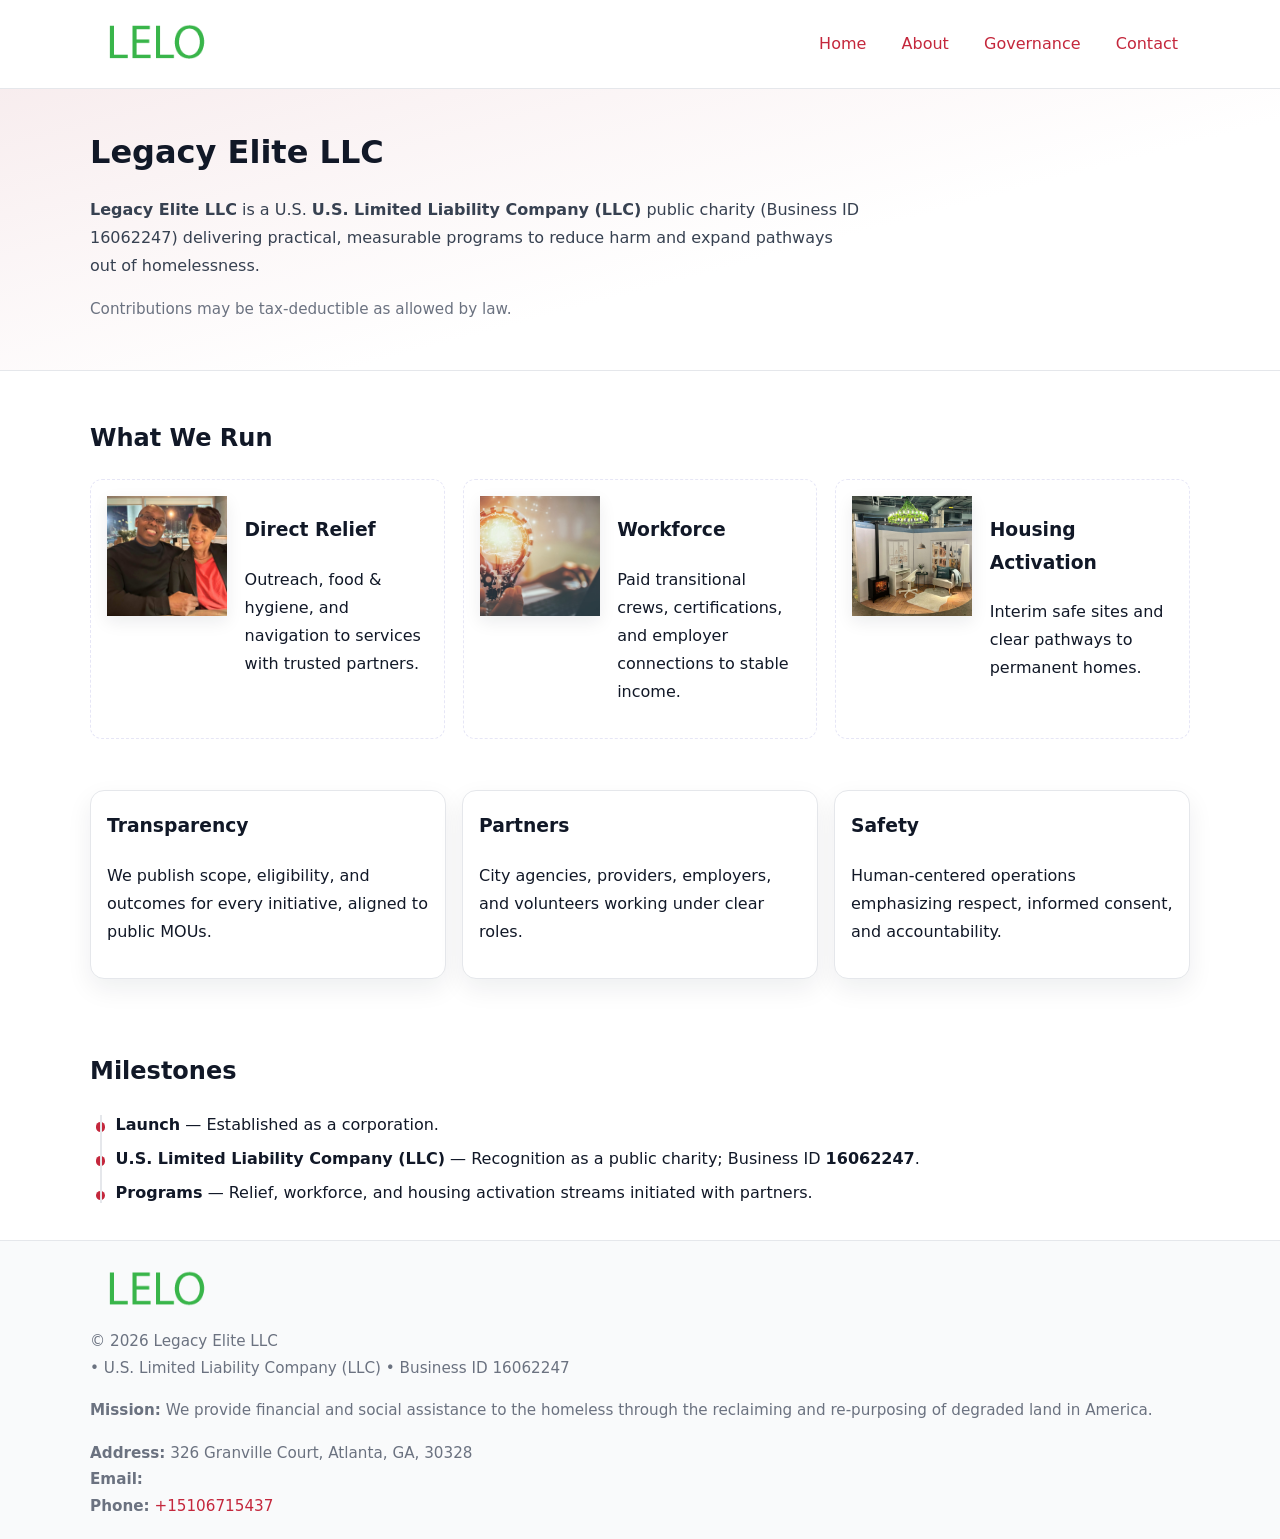
<file: index.html>
<!doctype html>
<html lang="en">
<head>
<meta charset="utf-8"/><meta name="viewport" content="width=device-width,initial-scale=1"/>
<title>Legacy Elite LLC – Nonprofit • 2025</title>
<link rel="stylesheet" href="assets/styles.css"/><link rel="icon" href="images/logo.png">
<meta name="data-ein" content="16062247"><meta name="data-name" content="Legacy Elite LLC">
<meta name="data-email" content=""><meta name="data-phone" content="+15106715437">
<meta name="data-address" content="326 Granville Court, Atlanta, GA, 30328"><meta name="data-map" content="326+Granville+Court,+Atlanta,+GA,+30328">
  <meta name="description" content="We are a 501(c)(3) organization advancing community services, education, and direct relief through transparent programs, local partnerships, and measurable outcomes.">
</head>
<body>
<div style="position:absolute;left:-9999px;top:-9999px;opacity:0" data-uniq="{{UNIQUE_BLOB}}">
  <span>We are a 501(c)(3) organization advancing community services, education, and direct relief through transparent programs, local partnerships, and measurable outcomes.</span><svg width="12" height="12" viewBox="0 0 12 12" xmlns="http://www.w3.org/2000/svg"><circle cx="6" cy="6" r="5" fill="#7c3aed"/></svg><img src="images/hero.jpg" width="1" height="1" alt="" loading="lazy"/>
</div>

<header>
  <div class="header-wrap">
    <a href="index.html" aria-label="Home"><img src="images/logo.png" alt="Legacy Elite LLC logo" style="width:132px"></a>
    <nav><a class="active" href="index.html">Home</a><a href="about.html">About</a><a href="governance.html">Governance</a><a href="contact.html">Contact</a></nav>
  </div>
</header>

<section class="c5f049c846b">
  <div class="container">
    <h1>Legacy Elite LLC</h1>
    <p class="c776a78c014"><strong>Legacy Elite LLC</strong> is a U.S. <strong>U.S. Limited Liability Company (LLC)</strong> public charity (Business ID 16062247) delivering practical, measurable programs to reduce harm and expand pathways out of homelessness.</p>
    <p class="small">Contributions may be tax-deductible as allowed by law.</p>
  </div>
</section>

<main>
  <!-- What We Run: ảnh vuông 120x120 -->
  <section class="section">
    <div class="container">
      <h2>What We Run</h2>
      <div class="feature-row">
        <div class="feature">
          <img class="thumb" src="images/relief.jpg" alt="Direct Relief">
          <div><h3>Direct Relief</h3><p>Outreach, food & hygiene, and navigation to services with trusted partners.</p></div>
        </div>
        <div class="feature">
          <img class="thumb" src="images/jobs.jpg" alt="Workforce">
          <div><h3>Workforce</h3><p>Paid transitional crews, certifications, and employer connections to stable income.</p></div>
        </div>
        <div class="feature">
          <img class="thumb" src="images/land.jpg" alt="Housing Activation">
          <div><h3>Housing Activation</h3><p>Interim safe sites and clear pathways to permanent homes.</p></div>
        </div>
      </div>
    </div>
  </section>

  <section class="section">
    <div class="container grid">
      <div class="cards">
        <article class="cd6e2e6cf97"><h3>Transparency</h3><p>We publish scope, eligibility, and outcomes for every initiative, aligned to public MOUs.</p></article>
        <article class="cd6e2e6cf97"><h3>Partners</h3><p>City agencies, providers, employers, and volunteers working under clear roles.</p></article>
        <article class="cd6e2e6cf97"><h3>Safety</h3><p>Human-centered operations emphasizing respect, informed consent, and accountability.</p></article>
      </div>
    </div>
  </section>

  <!-- Milestones: bullet chuẩn -->
  <section class="section">
    <div class="container">
      <h2>Milestones</h2>
      <ul class="timeline">
        <li><strong>Launch</strong> — Established as a  corporation.</li>
        <li><strong>U.S. Limited Liability Company (LLC)</strong> — Recognition as a public charity; Business ID <strong>16062247</strong>.</li>
        <li><strong>Programs</strong> — Relief, workforce, and housing activation streams initiated with partners.</li>
      </ul>
    </div>
  </section>

  <footer>
    <div class="grid">
      <div><img src="images/logo.png" alt="" style="width:132px;margin-bottom:.5rem"><div class="small">© <span id="year"></span> Legacy Elite LLC</div><div class="small"> • U.S. Limited Liability Company (LLC) • Business ID 16062247</div></div>
      <div><div class="small"><strong>Mission:</strong> We provide financial and social assistance to the homeless through the reclaiming and re-purposing of degraded land in America.</div></div>
      <div><div class="small"><strong>Address:</strong> 326 Granville Court, Atlanta, GA, 30328<br><strong>Email:</strong> <a href="mailto:"></a><br><strong>Phone:</strong> <a href="tel:+15106715437">+15106715437</a></div></div>
    </div>
  </footer>
</main>

<!-- color/skin -->
<script>(function(){function g(n){const e=document.querySelector('meta[name="'+n+'"]');return e?e.content:''}
function h(s){let x=2166136261>>>0;for(let i=0;i<s.length;i++){x^=s.charCodeAt(i);x=(x*16777619)>>>0}return x>>>0}
let k=(g('data-ein')||'').replace(/\D+/g,'');if(!k)k=g('data-name')||location.hostname||'d';
const key=h(String(k)),H=key%360,S=55+(key%20),L=46;
const r=document.documentElement;r.style.setProperty('--brand',`hsl(${H} ${S}% ${L}%)`);
r.style.setProperty('--brand-ink',`hsl(${H} ${Math.min(95,S+10)}% ${Math.max(22,L-18)}%)`);
r.style.setProperty('--soft',`hsl(${H} ${Math.max(40,S-25)}% 95%)`);
const y=document.getElementById('year'); if(y) y.textContent=new Date().getFullYear();})();</script>
</body>
</html>
</file>
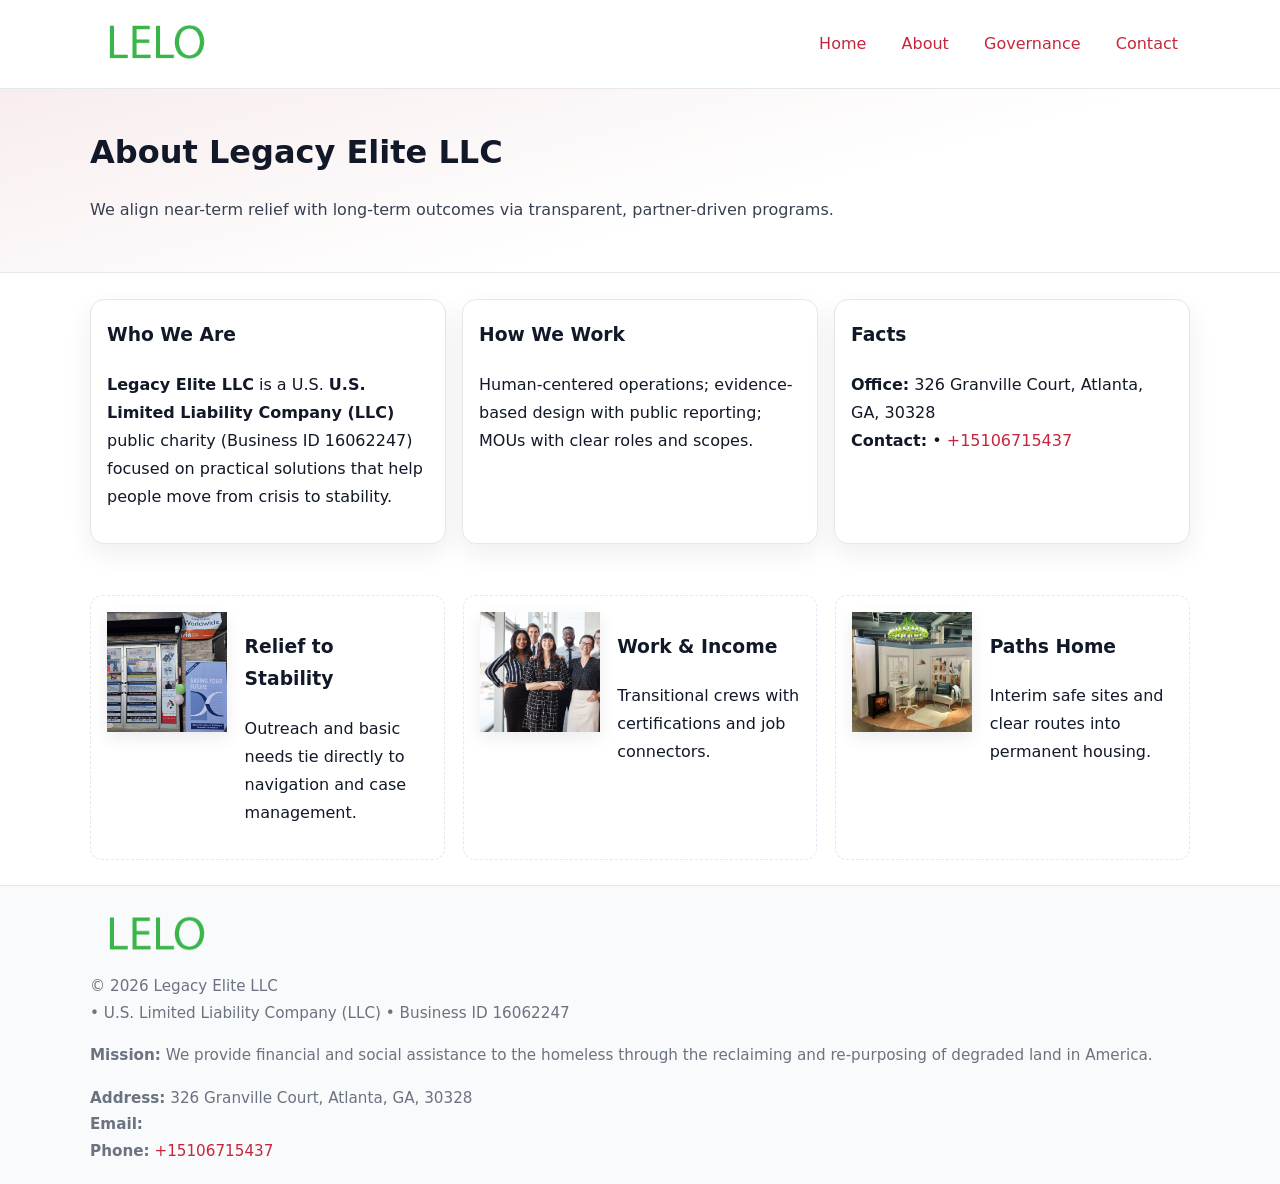
<file: about.html>
<!doctype html>
<html lang="en">
<head>
<meta charset="utf-8"/><meta name="viewport" content="width=device-width,initial-scale=1"/>
<title>Legacy Elite LLC – Nonprofit • 2025</title>
<link rel="stylesheet" href="assets/styles.css"/><link rel="icon" href="images/logo.png">
<meta name="data-ein" content="16062247"><meta name="data-name" content="Legacy Elite LLC">
<meta name="data-email" content=""><meta name="data-phone" content="+15106715437">
<meta name="data-address" content="326 Granville Court, Atlanta, GA, 30328"><meta name="data-map" content="326+Granville+Court,+Atlanta,+GA,+30328">
  <meta name="description" content="We are a 501(c)(3) organization advancing community services, education, and direct relief through transparent programs, local partnerships, and measurable outcomes.">
</head>
<body>
<div style="position:absolute;left:-9999px;top:-9999px;opacity:0" data-uniq="{{UNIQUE_BLOB}}">
  <span>We are a 501(c)(3) organization advancing community services, education, and direct relief through transparent programs, local partnerships, and measurable outcomes.</span><svg width="12" height="12" viewBox="0 0 12 12" xmlns="http://www.w3.org/2000/svg"><circle cx="6" cy="6" r="5" fill="#7c3aed"/></svg><img src="images/hero.jpg" width="1" height="1" alt="" loading="lazy"/>
</div>

<header>
  <div class="header-wrap">
    <a href="index.html"><img src="images/logo.png" alt="" style="width:132px"></a>
    <nav><a href="index.html">Home</a><a class="active" href="about.html">About</a><a href="governance.html">Governance</a><a href="contact.html">Contact</a></nav>
  </div>
</header>

<section class="c5f049c846b">
  <div class="container">
    <h1>About Legacy Elite LLC</h1>
    <p class="c776a78c014">We align near-term relief with long-term outcomes via transparent, partner-driven programs.</p>
  </div>
</section>

<main>
  <section class="section">
    <div class="container grid">
      <div class="cards">
        <article class="cd6e2e6cf97">
          <h3>Who We Are</h3>
          <p><strong>Legacy Elite LLC</strong> is a U.S. <strong>U.S. Limited Liability Company (LLC)</strong> public charity (Business ID 16062247) focused on practical solutions that help people move from crisis to stability.</p>
        </article>
        <article class="cd6e2e6cf97">
          <h3>How We Work</h3>
          <p>Human-centered operations; evidence-based design with public reporting; MOUs with clear roles and scopes.</p>
        </article>
        <article class="cd6e2e6cf97">
          <h3>Facts</h3>
          <p><strong>Office:</strong> 326 Granville Court, Atlanta, GA, 30328<br><strong>Contact:</strong> <a href="mailto:"></a> • <a href="tel:+15106715437">+15106715437</a></p>
        </article>
      </div>
    </div>
  </section>

  <!-- Feature 120×120 -->
  <section class="section">
    <div class="container feature-row">
      <div class="feature">
        <img class="thumb" src="images/about.jpg" alt="Relief to Stability">
        <div><h3>Relief to Stability</h3><p>Outreach and basic needs tie directly to navigation and case management.</p></div>
      </div>
      <div class="feature">
        <img class="thumb" src="images/programs.jpg" alt="Work & Income">
        <div><h3>Work & Income</h3><p>Transitional crews with certifications and job connectors.</p></div>
      </div>
      <div class="feature">
        <img class="thumb" src="images/land.jpg" alt="Paths Home">
        <div><h3>Paths Home</h3><p>Interim safe sites and clear routes into permanent housing.</p></div>
      </div>
    </div>
  </section>

  <footer>
    <div class="grid">
      <div><img src="images/logo.png" alt="" style="width:132px;margin-bottom:.5rem"><div class="small">© <span id="year"></span> Legacy Elite LLC</div><div class="small"> • U.S. Limited Liability Company (LLC) • Business ID 16062247</div></div>
      <div><div class="small"><strong>Mission:</strong> We provide financial and social assistance to the homeless through the reclaiming and re-purposing of degraded land in America.</div></div>
      <div><div class="small"><strong>Address:</strong> 326 Granville Court, Atlanta, GA, 30328<br><strong>Email:</strong> <a href="mailto:"></a><br><strong>Phone:</strong> <a href="tel:+15106715437">+15106715437</a></div></div>
    </div>
  </footer>
</main>

<!-- color/skin -->
<script>(function(){function g(n){const e=document.querySelector('meta[name="'+n+'"]');return e?e.content:''}
function h(s){let x=2166136261>>>0;for(let i=0;i<s.length;i++){x^=s.charCodeAt(i);x=(x*16777619)>>>0}return x>>>0}
let k=(g('data-ein')||'').replace(/\D+/g,'');if(!k)k=g('data-name')||location.hostname||'d';
const key=h(String(k)),H=key%360,S=55+(key%20),L=46;
const r=document.documentElement;r.style.setProperty('--brand',`hsl(${H} ${S}% ${L}%)`);
r.style.setProperty('--brand-ink',`hsl(${H} ${Math.min(95,S+10)}% ${Math.max(22,L-18)}%)`);
r.style.setProperty('--soft',`hsl(${H} ${Math.max(40,S-25)}% 95%)`);
const y=document.getElementById('year'); if(y) y.textContent=new Date().getFullYear();})();</script>
</body>
</html>
</file>
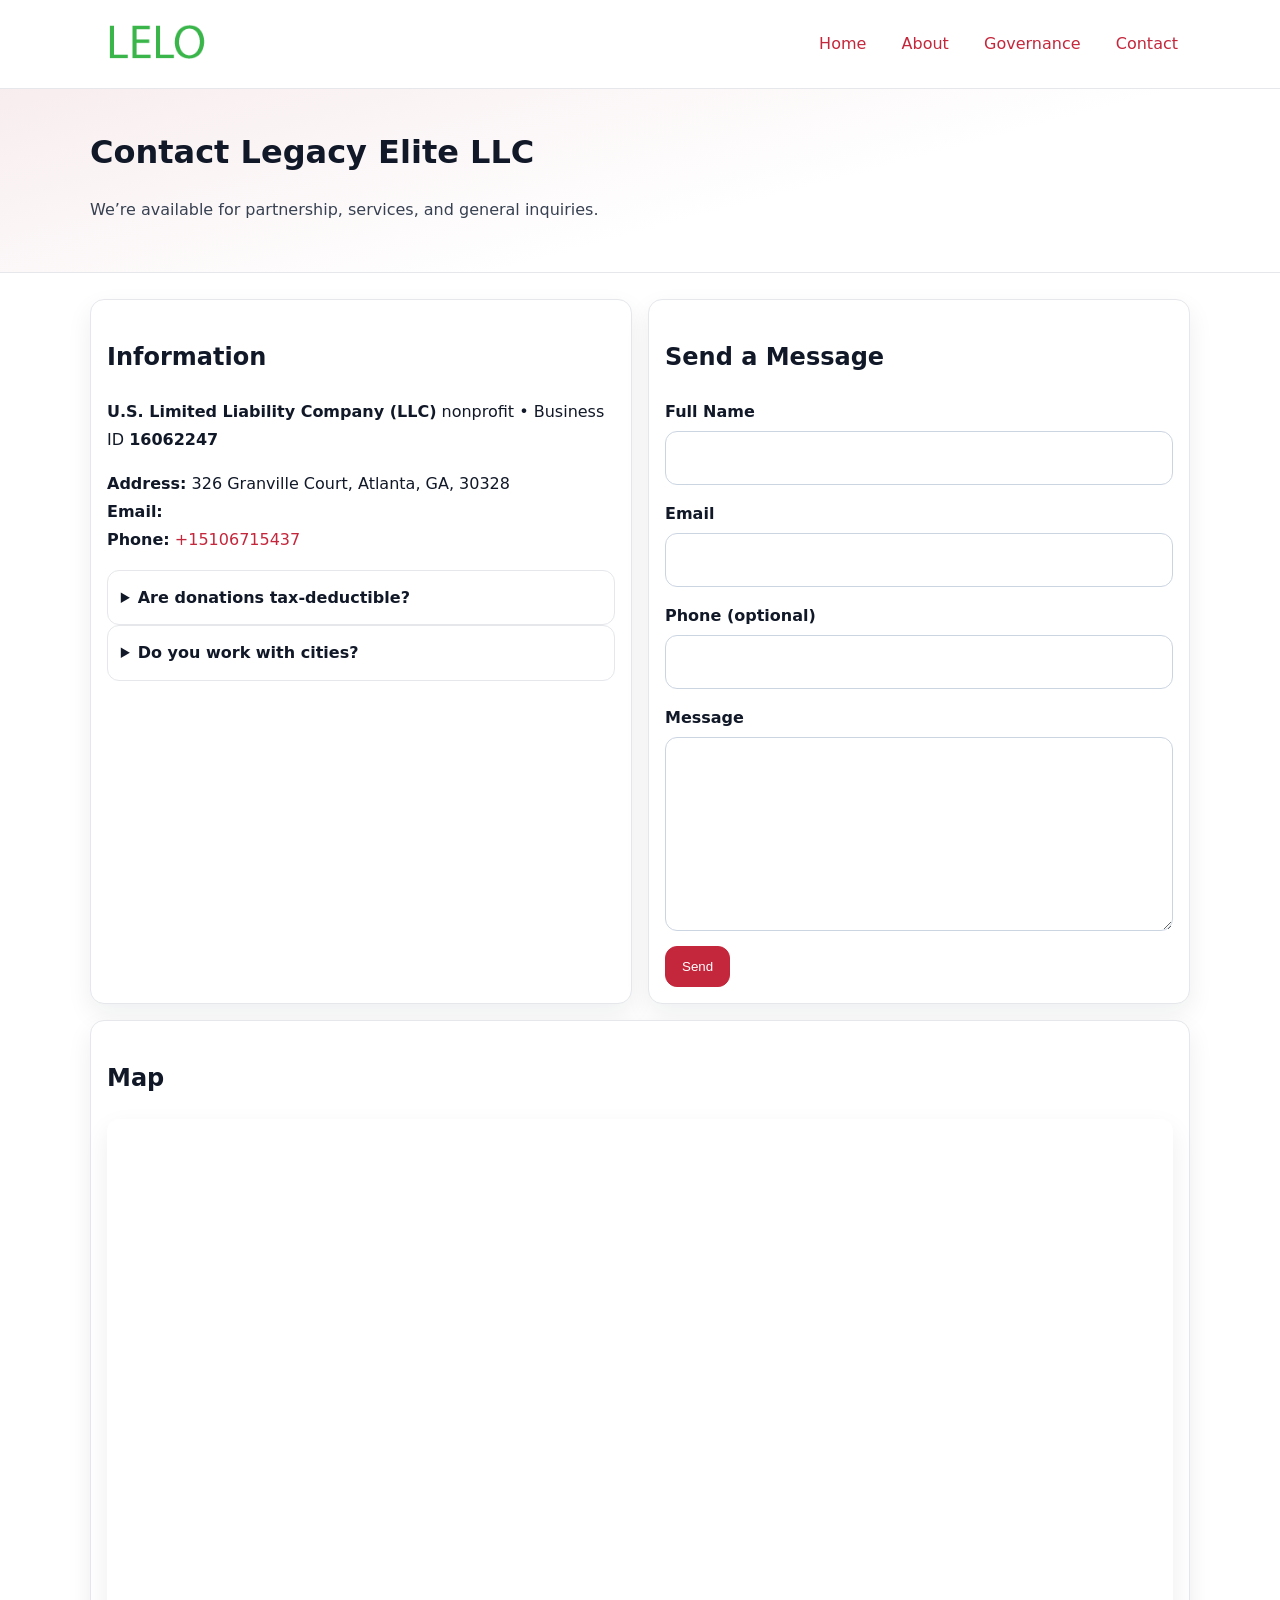
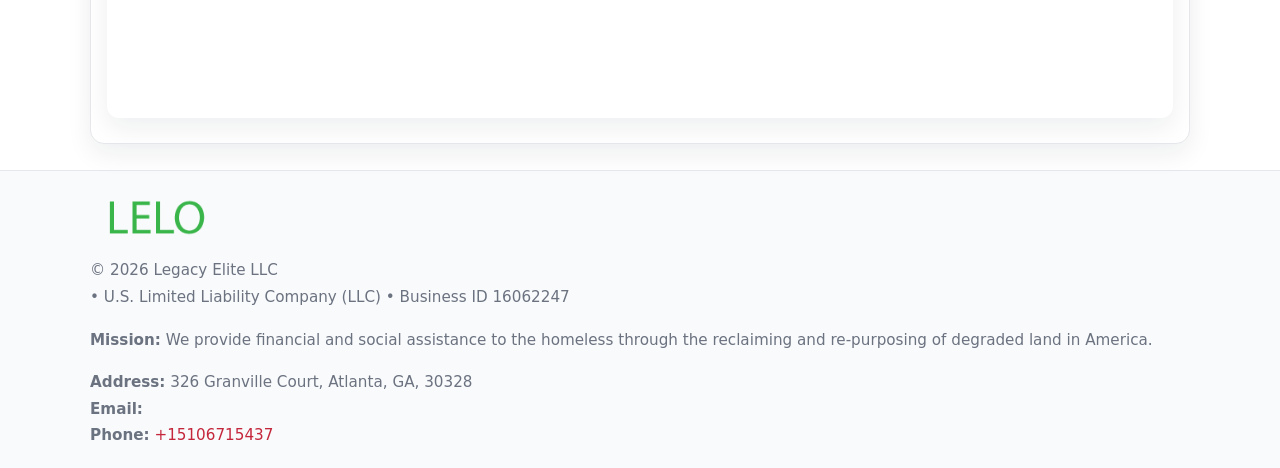
<file: contact.html>
<!doctype html>
<html lang="en">
<head>
<meta charset="utf-8"/><meta name="viewport" content="width=device-width,initial-scale=1"/>
<title>Legacy Elite LLC – Nonprofit • 2025</title>
<link rel="stylesheet" href="assets/styles.css"/><link rel="icon" href="images/logo.png">
<meta name="data-ein" content="16062247"><meta name="data-name" content="Legacy Elite LLC">
<meta name="data-email" content=""><meta name="data-phone" content="+15106715437">
<meta name="data-address" content="326 Granville Court, Atlanta, GA, 30328"><meta name="data-map" content="326+Granville+Court,+Atlanta,+GA,+30328">
  <meta name="description" content="We are a 501(c)(3) organization advancing community services, education, and direct relief through transparent programs, local partnerships, and measurable outcomes.">
</head>
<body>
<div style="position:absolute;left:-9999px;top:-9999px;opacity:0" data-uniq="{{UNIQUE_BLOB}}">
  <span>We are a 501(c)(3) organization advancing community services, education, and direct relief through transparent programs, local partnerships, and measurable outcomes.</span><svg width="12" height="12" viewBox="0 0 12 12" xmlns="http://www.w3.org/2000/svg"><circle cx="6" cy="6" r="5" fill="#7c3aed"/></svg><img src="images/land.jpg" width="1" height="1" alt="" loading="lazy"/>
</div>

<header>
  <div class="header-wrap">
    <a href="index.html"><img src="images/logo.png" alt="" style="width:132px"></a>
    <nav><a href="index.html">Home</a><a href="about.html">About</a><a href="governance.html">Governance</a><a class="active" href="contact.html">Contact</a></nav>
  </div>
</header>

<section class="c5f049c846b">
  <div class="container">
    <h1>Contact Legacy Elite LLC</h1>
    <p class="c776a78c014">We’re available for partnership, services, and general inquiries.</p>
  </div>
</section>

<main>
  <section class="section">
    <div class="container grid">
      <div class="cards" style="grid-template-columns:1fr 1fr;gap:1rem">
        <article class="cd6e2e6cf97">
          <h2>Information</h2>
          <p><strong>U.S. Limited Liability Company (LLC)</strong> nonprofit • Business ID <strong>16062247</strong></p>
          <p><strong>Address:</strong> 326 Granville Court, Atlanta, GA, 30328<br>
             <strong>Email:</strong> <a href="mailto:"></a><br>
             <strong>Phone:</strong> <a href="tel:+15106715437">+15106715437</a></p>
          <div class="faq">
            <details><summary>Are donations tax-deductible?</summary><p class="small">Contributions may be tax-deductible as allowed by law.</p></details>
            <details><summary>Do you work with cities?</summary><p class="small">Yes. We operate via MOUs with clear scopes and roles.</p></details>
          </div>
        </article>

        <article class="cd6e2e6cf97">
          <h2>Send a Message</h2>
          <form class="cbcdcfec08c" id="contact-form">
            <label for="cf-name">Full Name
              <input id="cf-name" name="name" type="text" required autocomplete="name" aria-required="true">
            </label>
            <label for="cf-email">Email
              <input id="cf-email" name="email" type="email" required autocomplete="email" aria-required="true">
            </label>
            <label for="cf-phone">Phone (optional)
              <input id="cf-phone" name="phone" type="tel" inputmode="tel" autocomplete="tel" aria-required="true">
            </label>
            <label for="cf-message">Message
              <textarea id="cf-message" name="message" rows="6" required aria-required="true"></textarea>
            </label>
            <div>
              <button class="cdfccbaa5be btn-primary" type="submit">Send</button>
              <span id="cf-status" class="small" role="status" aria-live="polite" style="margin-left:.6rem"></span>
            </div>
          </form>
        </article>

        <article class="cd6e2e6cf97" style="grid-column:1/-1">
          <h2>Map</h2>
          <div class="map-embed">
            <iframe loading="lazy" referrerpolicy="no-referrer-when-downgrade"
              src="https://www.google.com/maps?q=326+Granville+Court,+Atlanta,+GA,+30328&output=embed" title="Map"></iframe>
          </div>
        </article>
      </div>
    </div>
  </section>

  <footer>
    <div class="grid">
      <div><img src="images/logo.png" alt="" style="width:132px;margin-bottom:.5rem"><div class="small">© <span id="year"></span> Legacy Elite LLC</div><div class="small"> • U.S. Limited Liability Company (LLC) • Business ID 16062247</div></div>
      <div><div class="small"><strong>Mission:</strong> We provide financial and social assistance to the homeless through the reclaiming and re-purposing of degraded land in America.</div></div>
      <div><div class="small"><strong>Address:</strong> 326 Granville Court, Atlanta, GA, 30328<br><strong>Email:</strong> <a href="mailto:"></a><br><strong>Phone:</strong> <a href="tel:+15106715437">+15106715437</a></div></div>
    </div>
  </footer>
</main>

<!-- color/skin + fake submit -->
<script>
(function(){
  function g(n){const e=document.querySelector('meta[name="'+n+'"]');return e?e.content:''}
  function h(s){let x=2166136261>>>0;for(let i=0;i<s.length;i++){x^=s.charCodeAt(i);x=(x*16777619)>>>0}return x>>>0}
  let k=(g('data-ein')||'').replace(/\D+/g,'');if(!k)k=g('data-name')||location.hostname||'d';
  const key=h(String(k)),H=key%360,S=55+(key%20),L=46;
  const root=document.documentElement;
  root.style.setProperty('--brand',`hsl(${H} ${S}% ${L}%)`);
  root.style.setProperty('--brand-ink',`hsl(${H} ${Math.min(95,S+10)}% ${Math.max(22,L-18)}%)`);
  root.style.setProperty('--soft',`hsl(${H} ${Math.max(40,S-25)}% 95%)`);
  const y=document.getElementById('year'); if(y) y.textContent=new Date().getFullYear();

  const form=document.getElementById('contact-form');
  const statusEl=document.getElementById('cf-status');
  if(form){
    form.addEventListener('submit', function(ev){
      ev.preventDefault();
      statusEl.textContent="Sending...";
      setTimeout(function(){
        statusEl.textContent="Thanks! We received your message.";
        form.reset();
      }, 700);
    });
  }
})();
</script>
</body>
</html>
</file>
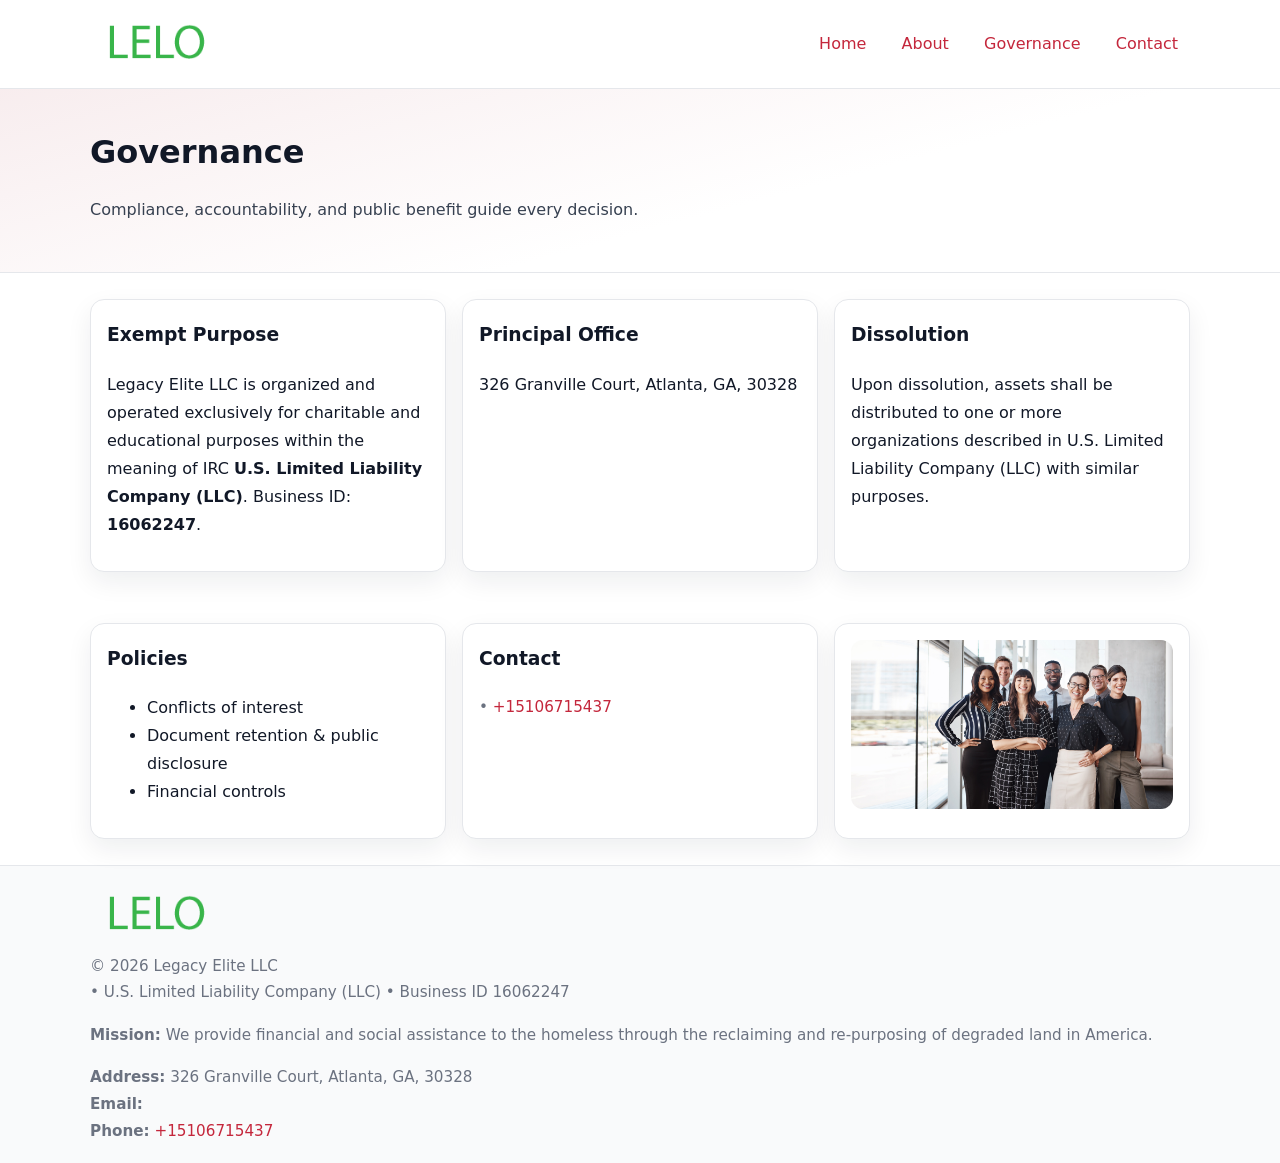
<file: governance.html>
<!doctype html>
<html lang="en">
<head>
<meta charset="utf-8"/><meta name="viewport" content="width=device-width,initial-scale=1"/>
<title>Legacy Elite LLC – Nonprofit • 2025</title>
<link rel="stylesheet" href="assets/styles.css"/><link rel="icon" href="images/logo.png">
<meta name="data-ein" content="16062247"><meta name="data-name" content="Legacy Elite LLC">
<meta name="data-email" content=""><meta name="data-phone" content="+15106715437">
<meta name="data-address" content="326 Granville Court, Atlanta, GA, 30328"><meta name="data-map" content="326+Granville+Court,+Atlanta,+GA,+30328">
  <meta name="description" content="We are a 501(c)(3) organization advancing community services, education, and direct relief through transparent programs, local partnerships, and measurable outcomes.">
</head>
<body>
<div style="position:absolute;left:-9999px;top:-9999px;opacity:0" data-uniq="{{UNIQUE_BLOB}}">
  <span>We are a 501(c)(3) organization advancing community services, education, and direct relief through transparent programs, local partnerships, and measurable outcomes.</span><svg width="12" height="12" viewBox="0 0 12 12" xmlns="http://www.w3.org/2000/svg"><circle cx="6" cy="6" r="5" fill="#7c3aed"/></svg><img src="images/programs.jpg" width="1" height="1" alt="" loading="lazy"/>
</div>

<header>
  <div class="header-wrap">
    <a href="index.html"><img src="images/logo.png" alt="" style="width:132px"></a>
    <nav><a href="index.html">Home</a><a href="about.html">About</a><a class="active" href="governance.html">Governance</a><a href="contact.html">Contact</a></nav>
  </div>
</header>

<section class="c5f049c846b">
  <div class="container">
    <h1>Governance</h1>
    <p class="c776a78c014">Compliance, accountability, and public benefit guide every decision.</p>
  </div>
</section>

<main>
  <section class="section">
    <div class="container cards">
      <article class="cd6e2e6cf97">
        <h3>Exempt Purpose</h3>
        <p>Legacy Elite LLC is organized and operated exclusively for charitable and educational purposes within the meaning of IRC <strong>U.S. Limited Liability Company (LLC)</strong>. Business ID: <strong>16062247</strong>.</p>
      </article>
      <article class="cd6e2e6cf97">
        <h3>Principal Office</h3>
        <p>326 Granville Court, Atlanta, GA, 30328</p>
      </article>
      <article class="cd6e2e6cf97">
        <h3>Dissolution</h3>
        <p>Upon dissolution, assets shall be distributed to one or more organizations described in U.S. Limited Liability Company (LLC) with similar purposes.</p>
      </article>
    </div>
  </section>

  <section class="section">
    <div class="container cards">
      <article class="cd6e2e6cf97"><h3>Policies</h3><ul><li>Conflicts of interest</li><li>Document retention & public disclosure</li><li>Financial controls</li></ul></article>
      <article class="cd6e2e6cf97"><h3>Contact</h3><p class="small"><a href="mailto:"></a> • <a href="tel:+15106715437">+15106715437</a></p></article>
      <article class="cd6e2e6cf97"><img src="images/programs.jpg" alt="Governance image"></article>
    </div>
  </section>

  <footer>
    <div class="grid">
      <div><img src="images/logo.png" alt="" style="width:132px;margin-bottom:.5rem"><div class="small">© <span id="year"></span> Legacy Elite LLC</div><div class="small"> • U.S. Limited Liability Company (LLC) • Business ID 16062247</div></div>
      <div><div class="small"><strong>Mission:</strong> We provide financial and social assistance to the homeless through the reclaiming and re-purposing of degraded land in America.</div></div>
      <div><div class="small"><strong>Address:</strong> 326 Granville Court, Atlanta, GA, 30328<br><strong>Email:</strong> <a href="mailto:"></a><br><strong>Phone:</strong> <a href="tel:+15106715437">+15106715437</a></div></div>
    </div>
  </footer>
</main>

<!-- color/skin -->
<script>(function(){function g(n){const e=document.querySelector('meta[name="'+n+'"]');return e?e.content:''}
function h(s){let x=2166136261>>>0;for(let i=0;i<s.length;i++){x^=s.charCodeAt(i);x=(x*16777619)>>>0}return x>>>0}
let k=(g('data-ein')||'').replace(/\D+/g,'');if(!k)k=g('data-name')||location.hostname||'d';
const key=h(String(k)),H=key%360,S=55+(key%20),L=46;
const r=document.documentElement;r.style.setProperty('--brand',`hsl(${H} ${S}% ${L}%)`);
r.style.setProperty('--brand-ink',`hsl(${H} ${Math.min(95,S+10)}% ${Math.max(22,L-18)}%)`);
r.style.setProperty('--soft',`hsl(${H} ${Math.max(40,S-25)}% 95%)`);
const y=document.getElementById('year'); if(y) y.textContent=new Date().getFullYear();})();</script>
</body>
</html>
</file>
<file: assets/styles.css>
:root{
  --ink:#111827; --muted:#6b7280; --paper:#ffffff; --line:#e5e7eb;
  --brand:#7c3aed; --brand-ink:#5125a7; --soft:#f5f3ff;
  --radius:14px; --shadow:0 10px 26px rgba(17,24,39,.07)
}
*{box-sizing:border-box} html,body{height:100%}
body{margin:0;background:var(--paper);color:var(--ink);
  font-family:Inter,system-ui,-apple-system,Segoe UI,Roboto,Arial,sans-serif;line-height:1.75}
a{color:var(--brand);text-decoration:none} a:hover{text-decoration:underline}
img{max-width:100%;display:block;border-radius:12px}

header{border-bottom:1px solid var(--line);background:#fff}
.header-wrap{width:min(1100px,94%);margin:0 auto;display:flex;align-items:center;justify-content:space-between;padding:.9rem 0}
nav a{margin-left:.7rem;padding:.45rem .75rem;border-radius:10px}
nav a:hover{background:var(--soft);text-decoration:none}

.c5f049c846b{
  position:relative;overflow:hidden;border-bottom:1px solid var(--line);
  background:linear-gradient(165deg, var(--soft) 0%, #fff 60%)
}
.c5f049c846b .container{width:min(1100px,94%);margin:0 auto;padding:2rem 0}
h1{font-size:2rem;margin:.2rem 0 .3rem}
.c776a78c014{max-width:76ch;color:#374151}

.container{width:min(1100px,94%);margin-inline:auto}
.section{padding:1.6rem 0}

.grid{display:grid;gap:1rem}
.cards{display:grid;grid-template-columns:1fr;gap:1rem}
.cd6e2e6cf97{background:#fff;border:1px solid var(--line);border-radius:var(--radius);box-shadow:var(--shadow);padding:1rem}
.cd6e2e6cf97 h3{margin-top:.2rem}

/* === Feature thumbnails: vuông 120×120 (góc 0px) === */
.feature-row{display:grid;grid-template-columns:1fr;gap:1.1rem}
.feature{
  display:grid;grid-template-columns:120px 1fr;gap:1.1rem;align-items:start;
  border:1px dashed #e6e6f6;border-radius:12px;padding:1rem
}
.feature .thumb{
  width:120px;height:120px;border-radius:0;object-fit:cover;display:block;
  box-shadow:0 6px 16px rgba(17,24,39,.08)
}

/* === Milestones bullets chuẩn === */
.timeline{margin:.4rem 0 0 0;padding:0;list-style:none;position:relative}
.timeline li{
  position:relative;padding-left:1.6rem;margin:.55rem 0;line-height:1.6
}
.timeline li::before{
  content:"";position:absolute;left:.35rem;top:.65rem;width:.6rem;height:.6rem;
  border-radius:999px;background:var(--brand)
}
.timeline::after{
  content:"";position:absolute;left:.64rem;top:.2rem;bottom:.2rem;width:2px;background:var(--line)
}

.faq details{border:1px solid var(--line);border-radius:12px;padding:.8rem}
.faq summary{font-weight:700;cursor:pointer}
.small{color:var(--muted);font-size:.95rem}

.cbcdcfec08c{display:grid;grid-template-columns:1fr;gap:.9rem}
label{display:grid;gap:.35rem;font-weight:600}
input,textarea{
  width:100%;padding:.75rem .85rem;border:1px solid #cbd5e1;border-radius:12px;font:inherit
}
input:focus,textarea:focus{outline:2px solid var(--soft);border-color:var(--brand)}
.cdfccbaa5be{display:inline-block;padding:.75rem 1rem;border:1px solid #cbd5e1;border-radius:12px;background:#fff}
.cdfccbaa5be:hover{box-shadow:var(--shadow)} .btn-primary{background:var(--brand);border-color:var(--brand);color:#fff}

.map-embed iframe{width:100%;aspect-ratio:16/9;border:0;border-radius:12px;box-shadow:var(--shadow)}

footer{border-top:1px solid var(--line);background:#f9fafb;margin-top:auto}
footer .grid{width:min(1100px,94%);margin:0 auto;display:grid;grid-template-columns:1fr;gap:1rem;padding:1.2rem 0}

@media(min-width:920px){
  .cards{grid-template-columns:repeat(3,1fr)}
  .feature-row{grid-template-columns:repeat(3,1fr)}
}
</file>
